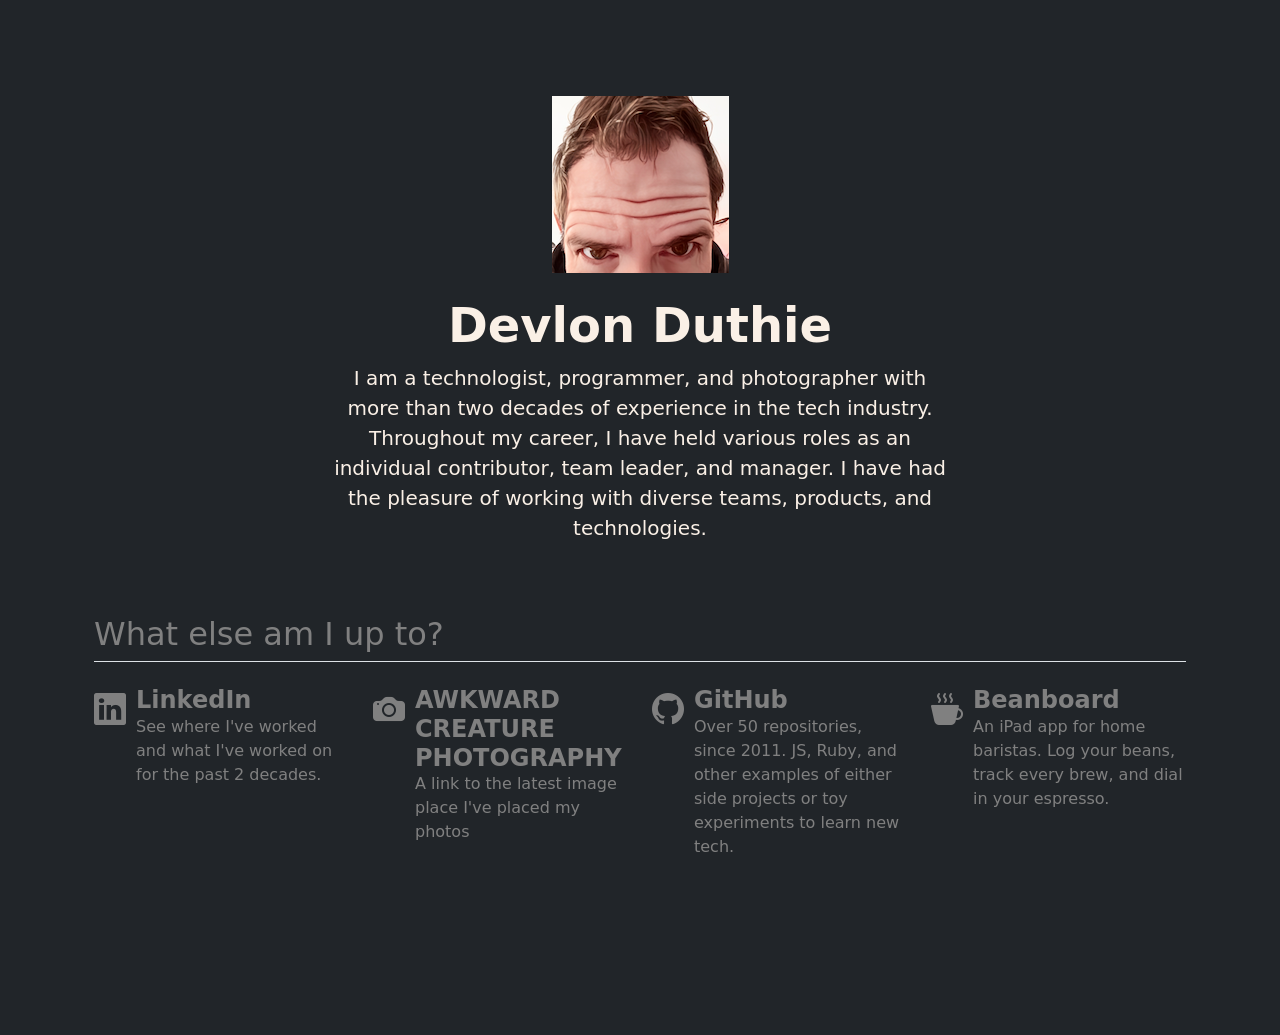
<file: devlonduthie-com/www/index.html>
<!doctype html>
<html lang="en">
  <head>
    <!-- Google tag (gtag.js) -->
    <script async src="https://www.googletagmanager.com/gtag/js?id=G-G5M6TZ41D6"></script>
    <script>
      window.dataLayer = window.dataLayer || [];
      function gtag(){dataLayer.push(arguments);}
      gtag('js', new Date());

      gtag('config', 'G-G5M6TZ41D6');
    </script>
    <meta charset="utf-8">
    <meta name="viewport" content="width=device-width, initial-scale=1">
    <title>Hello, web</title>
    <link rel="stylesheet" href="https://cdn.jsdelivr.net/npm/bootstrap-icons@1.10.5/font/bootstrap-icons.css">
    <link href="https://cdn.jsdelivr.net/npm/bootstrap@5.3.0-alpha3/dist/css/bootstrap.min.css" rel="stylesheet" integrity="sha384-KK94CHFLLe+nY2dmCWGMq91rCGa5gtU4mk92HdvYe+M/SXH301p5ILy+dN9+nJOZ" crossorigin="anonymous">

    <style>
      body {
        background-color: #212529;
        color: linen;
      }

      .text-body-emphasis {
        color: linen !important
      }

      .bd-placeholder-img {
        font-size: 1.125rem;
        text-anchor: middle;
        -webkit-user-select: none;
        -moz-user-select: none;
        user-select: none;
      }

      #icon-grid {
        color: gray;
      }

      a {
        text-decoration: none;
        color: grey;
      }
      @media (min-width: 768px) {
        .bd-placeholder-img-lg {
          font-size: 3.5rem;
        }
      }

      .b-example-divider {
        width: 100%;
        height: 3rem;
        background-color: rgba(0, 0, 0, .1);
        border: solid rgba(0, 0, 0, .15);
        border-width: 1px 0;
        box-shadow: inset 0 .5em 1.5em rgba(0, 0, 0, .1), inset 0 .125em .5em rgba(0, 0, 0, .15);
      }

      .b-example-vr {
        flex-shrink: 0;
        width: 1.5rem;
        height: 100vh;
      }

      .bi {
        vertical-align: -.125em;
        fill: currentColor;
      }

      .nav-scroller {
        position: relative;
        z-index: 2;
        height: 2.75rem;
        overflow-y: hidden;
      }

      .nav-scroller .nav {
        display: flex;
        flex-wrap: nowrap;
        padding-bottom: 1rem;
        margin-top: -1px;
        overflow-x: auto;
        text-align: center;
        white-space: nowrap;
        -webkit-overflow-scrolling: touch;
      }

      .btn-bd-primary {
        --bd-violet-bg: #712cf9;
        --bd-violet-rgb: 112.520718, 44.062154, 249.437846;

        --bs-btn-font-weight: 600;
        --bs-btn-color: var(--bs-white);
        --bs-btn-bg: var(--bd-violet-bg);
        --bs-btn-border-color: var(--bd-violet-bg);
        --bs-btn-hover-color: var(--bs-white);
        --bs-btn-hover-bg: #6528e0;
        --bs-btn-hover-border-color: #6528e0;
        --bs-btn-focus-shadow-rgb: var(--bd-violet-rgb);
        --bs-btn-active-color: var(--bs-btn-hover-color);
        --bs-btn-active-bg: #5a23c8;
        --bs-btn-active-border-color: #5a23c8;
      }
      .bd-mode-toggle {
        z-index: 1500;
      }

      @media (min-width: 992px) {
        .rounded-lg-3 { border-radius: .3rem; }
      }
    </style>

  </head>
  <body>

    <main>
    
      <div class="px-4 py-5 my-5 text-center">
        <img class="d-block mx-auto mb-4" src="images/devlon.png" alt="">
        <h1 class="display-5 fw-bold text-body-emphasis">Devlon Duthie</h1>
        <div class="col-lg-6 mx-auto">
          <p class="lead mb-4">I am a technologist, programmer, and photographer with more than two decades of experience in the tech industry. Throughout my career, I have held various roles as an individual contributor, team leader, and manager. I have had the pleasure of working with diverse teams, products, and technologies.
          </p>
        </div>

        <div class="container px-4 py-5 text-start" id="icon-grid">
          <h2 class="pb-2 border-bottom">What else am I up to?</h2>
      
          <div class="row row-cols-1 row-cols-sm-2 row-cols-md-3 row-cols-lg-4 g-4 py-3">
            
            <div class="col d-flex align-items-start">
              <i class="bi-linkedin" style="font-size: 2rem; margin-right: 10px;"></i>
              <div>
                <a href="https://www.linkedin.com/in/devlonduthie/" target="_blank">
                  <h3 class="fw-bold mb-0 fs-4">LinkedIn</h3>
                  <p>See where I've worked and what I've worked on for the past 2 decades.</p>
                </a>
              </div>
            </div>

            <div class="col d-flex align-items-start">
              <i class="bi-camera-fill" style="font-size: 2rem; margin-right: 10px;"></i>
              <div>
                <a href="https://gallery.awkward-creature.com/public/highlights/" target="_blank">
                  <h3 class="fw-bold mb-0 fs-4">AWKWARD CREATURE PHOTOGRAPHY</h3>
                  <p>A link to the latest image place I've placed my photos</p>
                </a>
              </div>
            </div>

            <div class="col d-flex align-items-start">
              <i class="bi-github" style="font-size: 2rem; margin-right: 10px;"></i>
              <div>
                <a href="https://github.com/duthied" target="_blank">
                  <h3 class="fw-bold mb-0 fs-4">GitHub</h3>
                  <p>Over 50 repositories, since 2011. JS, Ruby, and other examples of either side projects or toy experiments to learn new tech.</p>
                </a>
              </div>
            </div>

            <div class="col d-flex align-items-start">
              <i class="bi-cup-hot-fill" style="font-size: 2rem; margin-right: 10px;"></i>
              <div>
                <a href="/beanboard/">
                  <h3 class="fw-bold mb-0 fs-4">Beanboard</h3>
                  <p>An iPad app for home baristas. Log your beans, track every brew, and dial in your espresso.</p>
                </a>
              </div>
            </div>

          </div>
        </div>

      </div>
    
    </main>

    <script src="https://cdn.jsdelivr.net/npm/bootstrap@5.3.0-alpha3/dist/js/bootstrap.bundle.min.js" integrity="sha384-ENjdO4Dr2bkBIFxQpeoTz1HIcje39Wm4jDKdf19U8gI4ddQ3GYNS7NTKfAdVQSZe" crossorigin="anonymous"></script>
  </body>
</html>
</file>
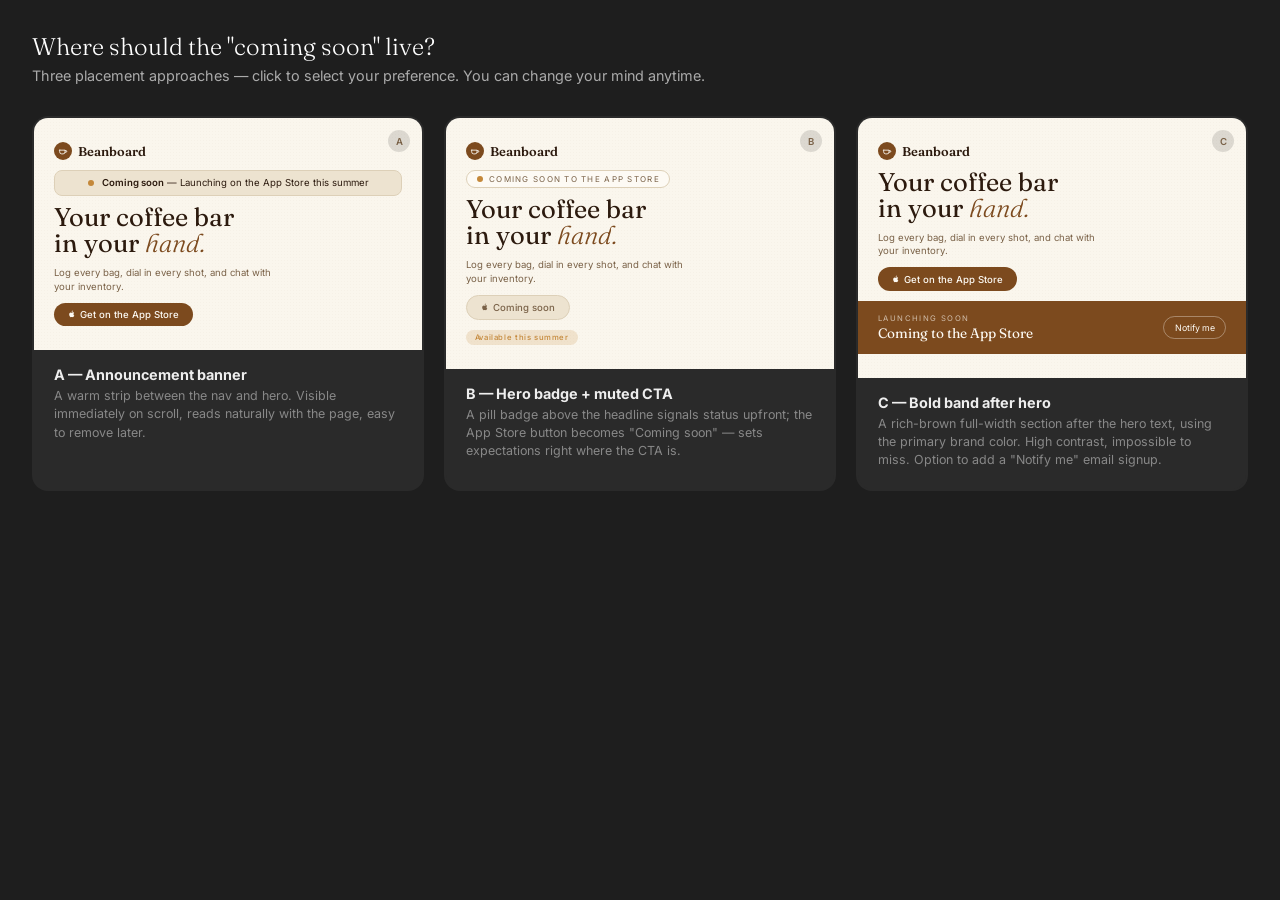
<file: .superpowers/brainstorm/62623-1779977497/content/placement.html>
<!DOCTYPE html>
<html lang="en">
<head>
<meta charset="UTF-8" />
<meta name="viewport" content="width=device-width, initial-scale=1.0" />
<title>Coming Soon — Placement Options</title>
<link rel="preconnect" href="https://fonts.googleapis.com" />
<link href="https://fonts.googleapis.com/css2?family=Fraunces:ital,opsz,wght@0,9..144,300;0,9..144,600;1,9..144,300&family=Inter:wght@400;500&display=swap" rel="stylesheet" />
<style>
  :root {
    --bg: #faf6ed; --fg: #2c1a0e; --card: #fdfaf4;
    --primary: #7c4a1e; --primary-fg: #fdfaf4;
    --secondary: #ede3d0; --muted: #ede5d5; --muted-fg: #7a6248;
    --accent: #c4883a; --border: #ddd0b8; --radius: 1rem;
    --ff-display: 'Fraunces', Georgia, serif;
    --ff-sans: 'Inter', system-ui, sans-serif;
  }
  * { box-sizing: border-box; margin: 0; padding: 0; }
  body {
    font-family: var(--ff-sans);
    background: #1e1e1e;
    color: #eee;
    padding: 2rem;
  }
  h1 { font-family: var(--ff-display); font-size: 1.5rem; font-weight: 300; margin-bottom: 0.4rem; color: #fff; }
  .lead { color: #aaa; font-size: 0.9rem; margin-bottom: 2rem; }

  .cards { display: grid; grid-template-columns: repeat(3, 1fr); gap: 1.25rem; }
  .card {
    border-radius: 1rem;
    border: 2px solid transparent;
    background: #2a2a2a;
    overflow: hidden;
    cursor: pointer;
    transition: border-color 0.18s, transform 0.18s;
  }
  .card:hover { border-color: var(--accent); transform: translateY(-2px); }
  .card.selected { border-color: var(--accent); }

  .preview {
    background: var(--bg);
    padding: 1.5rem 1.25rem;
    min-height: 220px;
    display: flex;
    flex-direction: column;
    gap: 0.6rem;
    position: relative;
    overflow: hidden;
  }
  /* grain */
  .preview::before {
    content: '';
    position: absolute; inset: 0;
    pointer-events: none;
    opacity: 0.25;
    background-image: radial-gradient(rgba(90,55,20,0.1) 1px, transparent 1px);
    background-size: 3px 3px;
  }

  /* ── Shared mini-components ── */
  .mini-nav {
    display: flex; align-items: center; gap: 0.4rem;
    font-family: var(--ff-display); font-size: 0.8rem; color: var(--fg);
    font-weight: 600; position: relative; z-index: 1;
  }
  .mini-nav-dot {
    width: 18px; height: 18px; border-radius: 50%;
    background: var(--primary); display: grid; place-items: center;
  }
  .mini-nav-dot svg { width: 10px; height: 10px; stroke: var(--primary-fg); fill: none; stroke-width: 2; stroke-linecap: round; stroke-linejoin: round; }

  .mini-heading {
    font-family: var(--ff-display);
    font-size: 1.6rem; line-height: 1;
    color: var(--fg); position: relative; z-index: 1;
  }
  .mini-heading em { font-style: italic; font-weight: 300; color: var(--primary); }
  .mini-sub { font-size: 0.6rem; color: var(--muted-fg); max-width: 14rem; line-height: 1.4; position: relative; z-index: 1; }

  .mini-btn {
    display: inline-flex; align-items: center; gap: 0.3rem;
    padding: 0.4rem 0.85rem; border-radius: 999px;
    background: var(--primary); color: var(--primary-fg);
    font-size: 0.6rem; font-weight: 500; position: relative; z-index: 1;
    font-family: var(--ff-sans); width: fit-content;
  }

  /* ── Option A: Banner below nav ── */
  .banner-strip {
    background: var(--secondary);
    border: 1px solid var(--border);
    border-radius: 0.5rem;
    padding: 0.4rem 0.75rem;
    display: flex; align-items: center; justify-content: center; gap: 0.5rem;
    font-size: 0.6rem; color: var(--fg);
    position: relative; z-index: 1;
  }
  .banner-dot { width: 6px; height: 6px; border-radius: 50%; background: var(--accent); flex-shrink: 0; }
  .banner-strip strong { font-weight: 600; }

  /* ── Option B: Badge + disabled button ── */
  .cs-badge {
    display: inline-flex; align-items: center; gap: 0.4rem;
    border: 1px solid var(--border); background: var(--card);
    border-radius: 999px; padding: 0.18rem 0.6rem;
    font-size: 0.5rem; letter-spacing: 0.16em; text-transform: uppercase;
    color: var(--muted-fg); position: relative; z-index: 1; width: fit-content;
  }
  .mini-btn-disabled {
    display: inline-flex; align-items: center; gap: 0.3rem;
    padding: 0.4rem 0.85rem; border-radius: 999px;
    background: var(--secondary); color: var(--muted-fg);
    border: 1px solid var(--border);
    font-size: 0.6rem; font-weight: 500; position: relative; z-index: 1;
    font-family: var(--ff-sans); width: fit-content; cursor: default;
  }
  .cs-pill-next {
    display: inline-flex; align-items: center;
    padding: 0.2rem 0.55rem; border-radius: 999px;
    background: rgba(196,136,58,0.18); color: var(--accent);
    font-size: 0.48rem; font-weight: 500; letter-spacing: 0.08em;
    position: relative; z-index: 1; width: fit-content;
  }

  /* ── Option C: Section band ── */
  .cs-band {
    margin: 0 -1.25rem;
    background: var(--primary);
    padding: 0.85rem 1.25rem;
    display: flex; align-items: center; gap: 0.75rem;
    position: relative; z-index: 1;
  }
  .cs-band-text { flex: 1; }
  .cs-band-eyebrow { font-size: 0.48rem; letter-spacing: 0.18em; text-transform: uppercase; color: rgba(253,250,244,0.65); }
  .cs-band-headline { font-family: var(--ff-display); font-size: 0.85rem; color: var(--primary-fg); line-height: 1.1; margin-top: 0.15rem; }
  .mini-btn-outline {
    display: inline-flex; align-items: center;
    padding: 0.3rem 0.65rem; border-radius: 999px;
    border: 1px solid rgba(253,250,244,0.35); color: var(--primary-fg);
    font-size: 0.55rem; white-space: nowrap; flex-shrink: 0;
  }

  /* ── Card labels ── */
  .card-label {
    padding: 1rem 1.25rem 1.25rem;
    background: #2a2a2a;
  }
  .card-label h3 { font-size: 0.9rem; color: #eee; font-family: var(--ff-sans); margin-bottom: 0.25rem; }
  .card-label p { font-size: 0.78rem; color: #888; line-height: 1.45; }

  .letter-badge {
    position: absolute; top: 0.75rem; right: 0.75rem;
    width: 22px; height: 22px; border-radius: 50%;
    background: rgba(0,0,0,0.12); color: var(--muted-fg);
    font-size: 0.6rem; font-weight: 600; display: grid; place-items: center;
    z-index: 2;
  }

  .selected-indicator {
    display: none; position: fixed; bottom: 1.5rem; left: 50%; transform: translateX(-50%);
    background: var(--accent); color: #fff; border-radius: 999px;
    padding: 0.5rem 1.5rem; font-size: 0.875rem; font-weight: 500;
  }
  .card.selected ~ .card ~ .card ~ * .selected-indicator,
  body.has-selection .selected-indicator { display: block; }
</style>
</head>
<body>
<h1>Where should the "coming soon" live?</h1>
<p class="lead">Three placement approaches — click to select your preference. You can change your mind anytime.</p>

<div class="cards">

  <!-- Option A: Announcement banner -->
  <div class="card" data-choice="a" onclick="selectCard(this)">
    <div class="preview">
      <div class="letter-badge">A</div>
      <div class="mini-nav">
        <div class="mini-nav-dot">
          <svg viewBox="0 0 24 24"><path d="M4 10h13v4a5 5 0 01-5 5H9a5 5 0 01-5-5v-4Z"/><path d="M17 11h2a2 2 0 010 4h-2"/></svg>
        </div>
        Beanboard
      </div>
      <div class="banner-strip">
        <div class="banner-dot"></div>
        <span><strong>Coming soon</strong> — Launching on the App Store this summer</span>
      </div>
      <div class="mini-heading">Your coffee bar<br/>in your <em>hand.</em></div>
      <div class="mini-sub">Log every bag, dial in every shot, and chat with your inventory.</div>
      <div class="mini-btn">
        <svg viewBox="0 0 24 24" fill="currentColor" width="8" height="8"><path d="M16.4 12.6c0-2.4 2-3.5 2.1-3.6-1.1-1.6-2.9-1.9-3.5-1.9-1.5-.2-2.9.9-3.6.9-.8 0-1.9-.9-3.1-.8-1.6 0-3 .9-3.9 2.4-1.7 2.9-.4 7.2 1.2 9.6.8 1.2 1.7 2.5 3 2.4 1.2-.1 1.6-.8 3.1-.8 1.4 0 1.8.8 3.1.7 1.3 0 2.1-1.2 2.9-2.4.9-1.4 1.3-2.7 1.3-2.8-.1 0-2.6-1-2.6-3.7ZM14 4.8c.7-.8 1.1-1.9 1-3-1 0-2.2.6-2.9 1.4-.6.7-1.2 1.9-1 2.9 1.1.1 2.2-.5 2.9-1.3Z"/></svg>
        Get on the App Store
      </div>
    </div>
    <div class="card-label">
      <h3>A — Announcement banner</h3>
      <p>A warm strip between the nav and hero. Visible immediately on scroll, reads naturally with the page, easy to remove later.</p>
    </div>
  </div>

  <!-- Option B: Badge + muted button -->
  <div class="card" data-choice="b" onclick="selectCard(this)">
    <div class="preview">
      <div class="letter-badge">B</div>
      <div class="mini-nav">
        <div class="mini-nav-dot">
          <svg viewBox="0 0 24 24"><path d="M4 10h13v4a5 5 0 01-5 5H9a5 5 0 01-5-5v-4Z"/><path d="M17 11h2a2 2 0 010 4h-2"/></svg>
        </div>
        Beanboard
      </div>
      <div class="cs-badge">
        <div class="banner-dot"></div>
        Coming soon to the App Store
      </div>
      <div class="mini-heading">Your coffee bar<br/>in your <em>hand.</em></div>
      <div class="mini-sub">Log every bag, dial in every shot, and chat with your inventory.</div>
      <div class="mini-btn-disabled">
        <svg viewBox="0 0 24 24" fill="currentColor" width="8" height="8"><path d="M16.4 12.6c0-2.4 2-3.5 2.1-3.6-1.1-1.6-2.9-1.9-3.5-1.9-1.5-.2-2.9.9-3.6.9-.8 0-1.9-.9-3.1-.8-1.6 0-3 .9-3.9 2.4-1.7 2.9-.4 7.2 1.2 9.6.8 1.2 1.7 2.5 3 2.4 1.2-.1 1.6-.8 3.1-.8 1.4 0 1.8.8 3.1.7 1.3 0 2.1-1.2 2.9-2.4.9-1.4 1.3-2.7 1.3-2.8-.1 0-2.6-1-2.6-3.7ZM14 4.8c.7-.8 1.1-1.9 1-3-1 0-2.2.6-2.9 1.4-.6.7-1.2 1.9-1 2.9 1.1.1 2.2-.5 2.9-1.3Z"/></svg>
        Coming soon
      </div>
      <div class="cs-pill-next">Available this summer</div>
    </div>
    <div class="card-label">
      <h3>B — Hero badge + muted CTA</h3>
      <p>A pill badge above the headline signals status upfront; the App Store button becomes "Coming soon" — sets expectations right where the CTA is.</p>
    </div>
  </div>

  <!-- Option C: Full-width warm band -->
  <div class="card" data-choice="c" onclick="selectCard(this)">
    <div class="preview">
      <div class="letter-badge">C</div>
      <div class="mini-nav">
        <div class="mini-nav-dot">
          <svg viewBox="0 0 24 24"><path d="M4 10h13v4a5 5 0 01-5 5H9a5 5 0 01-5-5v-4Z"/><path d="M17 11h2a2 2 0 010 4h-2"/></svg>
        </div>
        Beanboard
      </div>
      <div class="mini-heading">Your coffee bar<br/>in your <em>hand.</em></div>
      <div class="mini-sub">Log every bag, dial in every shot, and chat with your inventory.</div>
      <div class="mini-btn">
        <svg viewBox="0 0 24 24" fill="currentColor" width="8" height="8"><path d="M16.4 12.6c0-2.4 2-3.5 2.1-3.6-1.1-1.6-2.9-1.9-3.5-1.9-1.5-.2-2.9.9-3.6.9-.8 0-1.9-.9-3.1-.8-1.6 0-3 .9-3.9 2.4-1.7 2.9-.4 7.2 1.2 9.6.8 1.2 1.7 2.5 3 2.4 1.2-.1 1.6-.8 3.1-.8 1.4 0 1.8.8 3.1.7 1.3 0 2.1-1.2 2.9-2.4.9-1.4 1.3-2.7 1.3-2.8-.1 0-2.6-1-2.6-3.7ZM14 4.8c.7-.8 1.1-1.9 1-3-1 0-2.2.6-2.9 1.4-.6.7-1.2 1.9-1 2.9 1.1.1 2.2-.5 2.9-1.3Z"/></svg>
        Get on the App Store
      </div>
      <div class="cs-band">
        <div class="cs-band-text">
          <div class="cs-band-eyebrow">Launching soon</div>
          <div class="cs-band-headline">Coming to the App Store</div>
        </div>
        <div class="mini-btn-outline">Notify me</div>
      </div>
    </div>
    <div class="card-label">
      <h3>C — Bold band after hero</h3>
      <p>A rich-brown full-width section after the hero text, using the primary brand color. High contrast, impossible to miss. Option to add a "Notify me" email signup.</p>
    </div>
  </div>

</div>

<script>
function selectCard(el) {
  document.querySelectorAll('.card').forEach(c => c.classList.remove('selected'));
  el.classList.add('selected');
  const choice = el.dataset.choice;
  const label = el.querySelector('h3').textContent;
  if (window.recordEvent) recordEvent(choice, label);
}
</script>
</body>
</html>
</file>
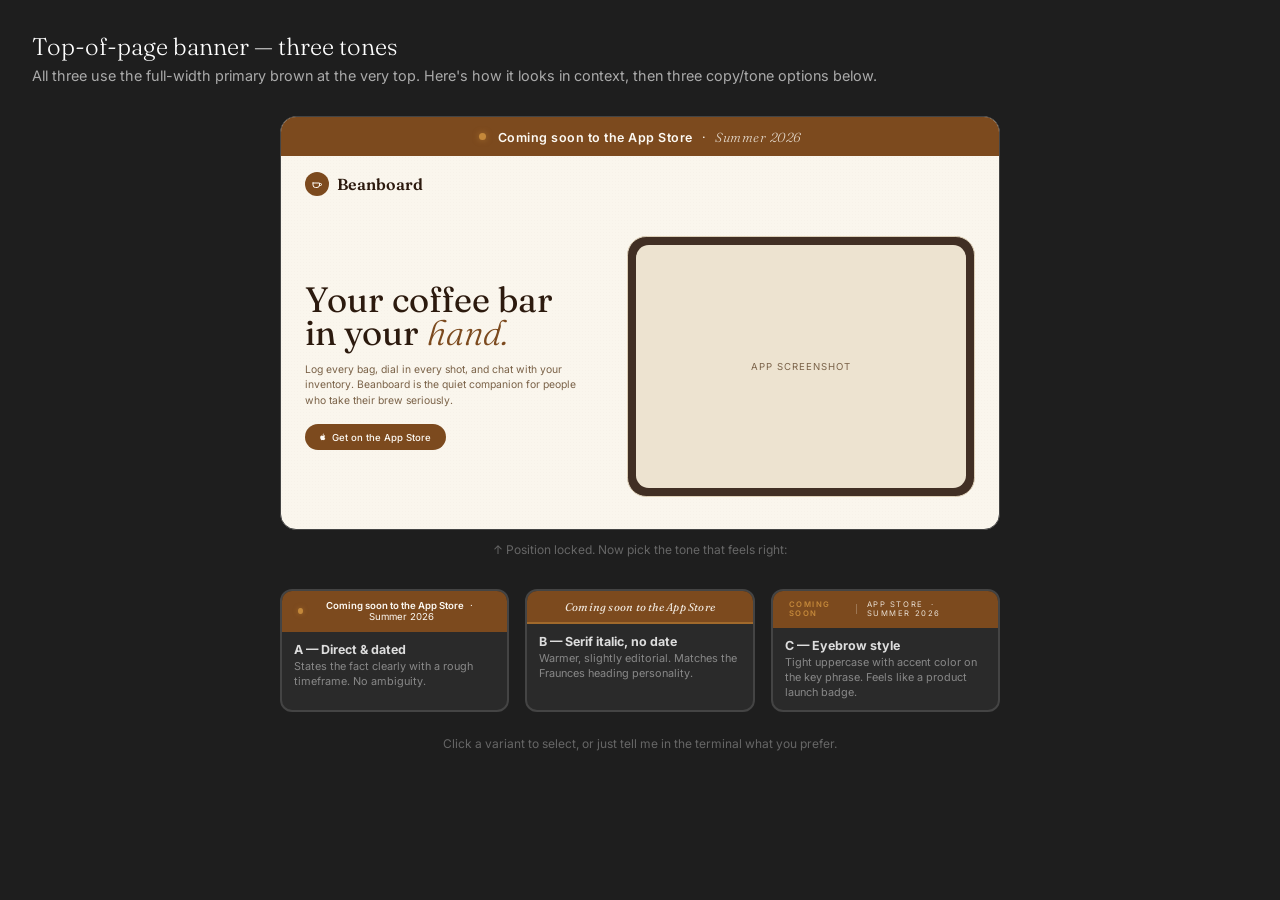
<file: .superpowers/brainstorm/62623-1779977497/content/top-banner.html>
<!DOCTYPE html>
<html lang="en">
<head>
<meta charset="UTF-8" />
<meta name="viewport" content="width=device-width, initial-scale=1.0" />
<title>Coming Soon — Top Banner</title>
<link rel="preconnect" href="https://fonts.googleapis.com" />
<link href="https://fonts.googleapis.com/css2?family=Fraunces:ital,opsz,wght@0,9..144,300;0,9..144,600;1,9..144,300&family=Inter:wght@400;500&display=swap" rel="stylesheet" />
<style>
  :root {
    --bg: #faf6ed; --fg: #2c1a0e; --card: #fdfaf4;
    --primary: #7c4a1e; --primary-fg: #fdfaf4;
    --secondary: #ede3d0; --muted: #ede5d5; --muted-fg: #7a6248;
    --accent: #c4883a; --border: #ddd0b8;
    --ff-display: 'Fraunces', Georgia, serif;
    --ff-sans: 'Inter', system-ui, sans-serif;
  }
  * { box-sizing: border-box; margin: 0; padding: 0; }
  body {
    font-family: var(--ff-sans);
    background: #1e1e1e;
    color: #eee;
    padding: 2rem;
  }
  h1 { font-family: var(--ff-display); font-size: 1.5rem; font-weight: 300; margin-bottom: 0.4rem; color: #fff; }
  .lead { color: #aaa; font-size: 0.9rem; margin-bottom: 2rem; }

  /* ── Page mockup ── */
  .page-mockup {
    background: var(--bg);
    border-radius: 1rem;
    overflow: hidden;
    border: 1px solid #444;
    position: relative;
    max-width: 720px;
    margin: 0 auto;
  }
  .page-mockup::before {
    content: '';
    position: absolute; inset: 0;
    pointer-events: none;
    opacity: 0.2;
    background-image: radial-gradient(rgba(90,55,20,0.1) 1px, transparent 1px);
    background-size: 3px 3px;
    z-index: 0;
  }

  /* ── Top banner ── */
  .top-banner {
    background: var(--primary);
    padding: 0.7rem 1.5rem;
    display: flex;
    align-items: center;
    justify-content: center;
    gap: 0.75rem;
    position: relative;
    z-index: 1;
  }
  .top-banner-dot {
    width: 7px; height: 7px; border-radius: 50%;
    background: var(--accent); flex-shrink: 0;
    box-shadow: 0 0 6px rgba(196,136,58,0.6);
  }
  .top-banner-text {
    font-family: var(--ff-sans);
    font-size: 0.78rem;
    color: var(--primary-fg);
    letter-spacing: 0.04em;
  }
  .top-banner-text strong {
    font-weight: 600;
  }
  .top-banner-text em {
    font-family: var(--ff-display);
    font-style: italic;
    font-weight: 300;
    color: rgba(253,250,244,0.8);
    font-size: 0.82rem;
  }

  /* ── Nav ── */
  .mini-nav {
    display: flex; align-items: center; gap: 0.5rem;
    padding: 1rem 1.5rem;
    position: relative; z-index: 1;
  }
  .mini-nav-dot {
    width: 24px; height: 24px; border-radius: 50%;
    background: var(--primary); display: grid; place-items: center;
  }
  .mini-nav-dot svg { width: 12px; height: 12px; stroke: var(--primary-fg); fill: none; stroke-width: 2; stroke-linecap: round; stroke-linejoin: round; }
  .mini-nav span { font-family: var(--ff-display); font-size: 1rem; font-weight: 600; color: var(--fg); }

  /* ── Hero ── */
  .mini-hero {
    padding: 1.5rem 1.5rem 2rem;
    display: grid;
    grid-template-columns: 1fr 1.2fr;
    gap: 2rem;
    align-items: center;
    position: relative; z-index: 1;
  }
  .mini-heading {
    font-family: var(--ff-display);
    font-size: 2.2rem; line-height: 0.95;
    color: var(--fg);
  }
  .mini-heading em { font-style: italic; font-weight: 300; color: var(--primary); }
  .mini-sub { margin-top: 0.75rem; font-size: 0.65rem; color: var(--muted-fg); line-height: 1.5; max-width: 18rem; }
  .mini-btn {
    margin-top: 1rem;
    display: inline-flex; align-items: center; gap: 0.3rem;
    padding: 0.45rem 0.9rem; border-radius: 999px;
    background: var(--primary); color: var(--primary-fg);
    font-size: 0.6rem; font-weight: 500;
  }
  .ipad-placeholder {
    background: rgba(40,20,8,0.88);
    border-radius: 1.2rem;
    border: 1px solid var(--border);
    padding: 0.5rem;
    aspect-ratio: 4/3;
    display: flex; align-items: center; justify-content: center;
  }
  .ipad-screen {
    background: var(--secondary);
    border-radius: 0.8rem;
    width: 100%; height: 100%;
    display: flex; align-items: center; justify-content: center;
    font-size: 0.6rem; color: var(--muted-fg); letter-spacing: 0.1em; text-transform: uppercase;
  }

  /* ── Variants ── */
  .variants { display: grid; grid-template-columns: 1fr 1fr 1fr; gap: 1rem; margin-top: 2rem; max-width: 720px; margin-left: auto; margin-right: auto; }
  .variant {
    border-radius: 0.75rem;
    border: 2px solid #444;
    overflow: hidden;
    cursor: pointer;
    transition: border-color 0.18s, transform 0.18s;
    background: #2a2a2a;
  }
  .variant:hover { border-color: var(--accent); transform: translateY(-2px); }
  .variant.selected { border-color: var(--accent); }

  .variant-preview {
    overflow: hidden;
  }

  /* Variant A: just text */
  .v-a { background: var(--primary); padding: 0.6rem 1rem; display: flex; align-items: center; justify-content: center; gap: 0.5rem; }
  .v-a-dot { width: 6px; height: 6px; border-radius: 50%; background: var(--accent); box-shadow: 0 0 5px rgba(196,136,58,0.5); }
  .v-a-text { font-size: 0.6rem; color: var(--primary-fg); text-align: center; }
  .v-a-text strong { font-weight: 600; }

  /* Variant B: with divider/bar styling */
  .v-b {
    background: var(--primary);
    padding: 0.6rem 1rem;
    display: flex; align-items: center; justify-content: center; gap: 0.6rem;
    position: relative;
  }
  .v-b::after {
    content: '';
    position: absolute; bottom: 0; left: 0; right: 0;
    height: 2px; background: var(--accent); opacity: 0.5;
  }
  .v-b-text { font-family: var(--ff-display); font-style: italic; font-size: 0.7rem; color: rgba(253,250,244,0.9); letter-spacing: 0.02em; }

  /* Variant C: uppercase tight */
  .v-c { background: var(--primary); padding: 0.6rem 1rem; display: flex; align-items: center; justify-content: center; gap: 0.6rem; }
  .v-c-sep { width: 1px; height: 10px; background: rgba(253,250,244,0.25); }
  .v-c-text { font-size: 0.48rem; letter-spacing: 0.2em; text-transform: uppercase; color: rgba(253,250,244,0.85); }
  .v-c-accent { font-size: 0.48rem; letter-spacing: 0.2em; text-transform: uppercase; color: var(--accent); font-weight: 600; }

  .variant-label { padding: 0.6rem 0.75rem; }
  .variant-label h4 { font-size: 0.78rem; color: #ddd; font-family: var(--ff-sans); margin-bottom: 0.15rem; }
  .variant-label p { font-size: 0.68rem; color: #888; line-height: 1.4; }

  .note { text-align: center; font-size: 0.75rem; color: #666; margin-top: 1.5rem; max-width: 720px; margin-left: auto; margin-right: auto; }
</style>
</head>
<body>

<h1>Top-of-page banner — three tones</h1>
<p class="lead">All three use the full-width primary brown at the very top. Here's how it looks in context, then three copy/tone options below.</p>

<div class="page-mockup">
  <!-- THE BANNER — prominent at very top -->
  <div class="top-banner">
    <div class="top-banner-dot"></div>
    <div class="top-banner-text"><strong>Coming soon to the App Store</strong> &nbsp;·&nbsp; <em>Summer 2026</em></div>
  </div>

  <!-- Nav -->
  <div class="mini-nav">
    <div class="mini-nav-dot">
      <svg viewBox="0 0 24 24"><path d="M4 10h13v4a5 5 0 01-5 5H9a5 5 0 01-5-5v-4Z"/><path d="M17 11h2a2 2 0 010 4h-2"/></svg>
    </div>
    <span>Beanboard</span>
  </div>

  <!-- Hero preview -->
  <div class="mini-hero">
    <div>
      <div class="mini-heading">Your coffee bar<br/>in your <em>hand.</em></div>
      <div class="mini-sub">Log every bag, dial in every shot, and chat with your inventory. Beanboard is the quiet companion for people who take their brew seriously.</div>
      <div class="mini-btn">
        <svg viewBox="0 0 24 24" fill="currentColor" width="8" height="8"><path d="M16.4 12.6c0-2.4 2-3.5 2.1-3.6-1.1-1.6-2.9-1.9-3.5-1.9-1.5-.2-2.9.9-3.6.9-.8 0-1.9-.9-3.1-.8-1.6 0-3 .9-3.9 2.4-1.7 2.9-.4 7.2 1.2 9.6.8 1.2 1.7 2.5 3 2.4 1.2-.1 1.6-.8 3.1-.8 1.4 0 1.8.8 3.1.7 1.3 0 2.1-1.2 2.9-2.4.9-1.4 1.3-2.7 1.3-2.8-.1 0-2.6-1-2.6-3.7ZM14 4.8c.7-.8 1.1-1.9 1-3-1 0-2.2.6-2.9 1.4-.6.7-1.2 1.9-1 2.9 1.1.1 2.2-.5 2.9-1.3Z"/></svg>
        Get on the App Store
      </div>
    </div>
    <div class="ipad-placeholder">
      <div class="ipad-screen">App screenshot</div>
    </div>
  </div>
</div>

<p style="color:#666; font-size:0.75rem; text-align:center; margin-top:0.75rem; max-width:720px; margin-left:auto; margin-right:auto;">↑ Position locked. Now pick the tone that feels right:</p>

<div class="variants">

  <div class="variant" data-choice="a" onclick="selectVariant(this)">
    <div class="variant-preview">
      <div class="v-a">
        <div class="v-a-dot"></div>
        <div class="v-a-text"><strong>Coming soon to the App Store</strong> &nbsp;·&nbsp; Summer 2026</div>
      </div>
    </div>
    <div class="variant-label">
      <h4>A — Direct &amp; dated</h4>
      <p>States the fact clearly with a rough timeframe. No ambiguity.</p>
    </div>
  </div>

  <div class="variant" data-choice="b" onclick="selectVariant(this)">
    <div class="variant-preview">
      <div class="v-b">
        <div class="v-b-text">Coming soon to the App Store</div>
      </div>
    </div>
    <div class="variant-label">
      <h4>B — Serif italic, no date</h4>
      <p>Warmer, slightly editorial. Matches the Fraunces heading personality.</p>
    </div>
  </div>

  <div class="variant" data-choice="c" onclick="selectVariant(this)">
    <div class="variant-preview">
      <div class="v-c">
        <div class="v-c-accent">Coming Soon</div>
        <div class="v-c-sep"></div>
        <div class="v-c-text">App Store &nbsp;·&nbsp; Summer 2026</div>
      </div>
    </div>
    <div class="variant-label">
      <h4>C — Eyebrow style</h4>
      <p>Tight uppercase with accent color on the key phrase. Feels like a product launch badge.</p>
    </div>
  </div>

</div>

<p class="note">Click a variant to select, or just tell me in the terminal what you prefer.</p>

<script>
function selectVariant(el) {
  document.querySelectorAll('.variant').forEach(c => c.classList.remove('selected'));
  el.classList.add('selected');
  const choice = el.dataset.choice;
  const label = el.querySelector('h4').textContent;
  if (window.recordEvent) recordEvent(choice, label);
}
</script>
</body>
</html>
</file>
